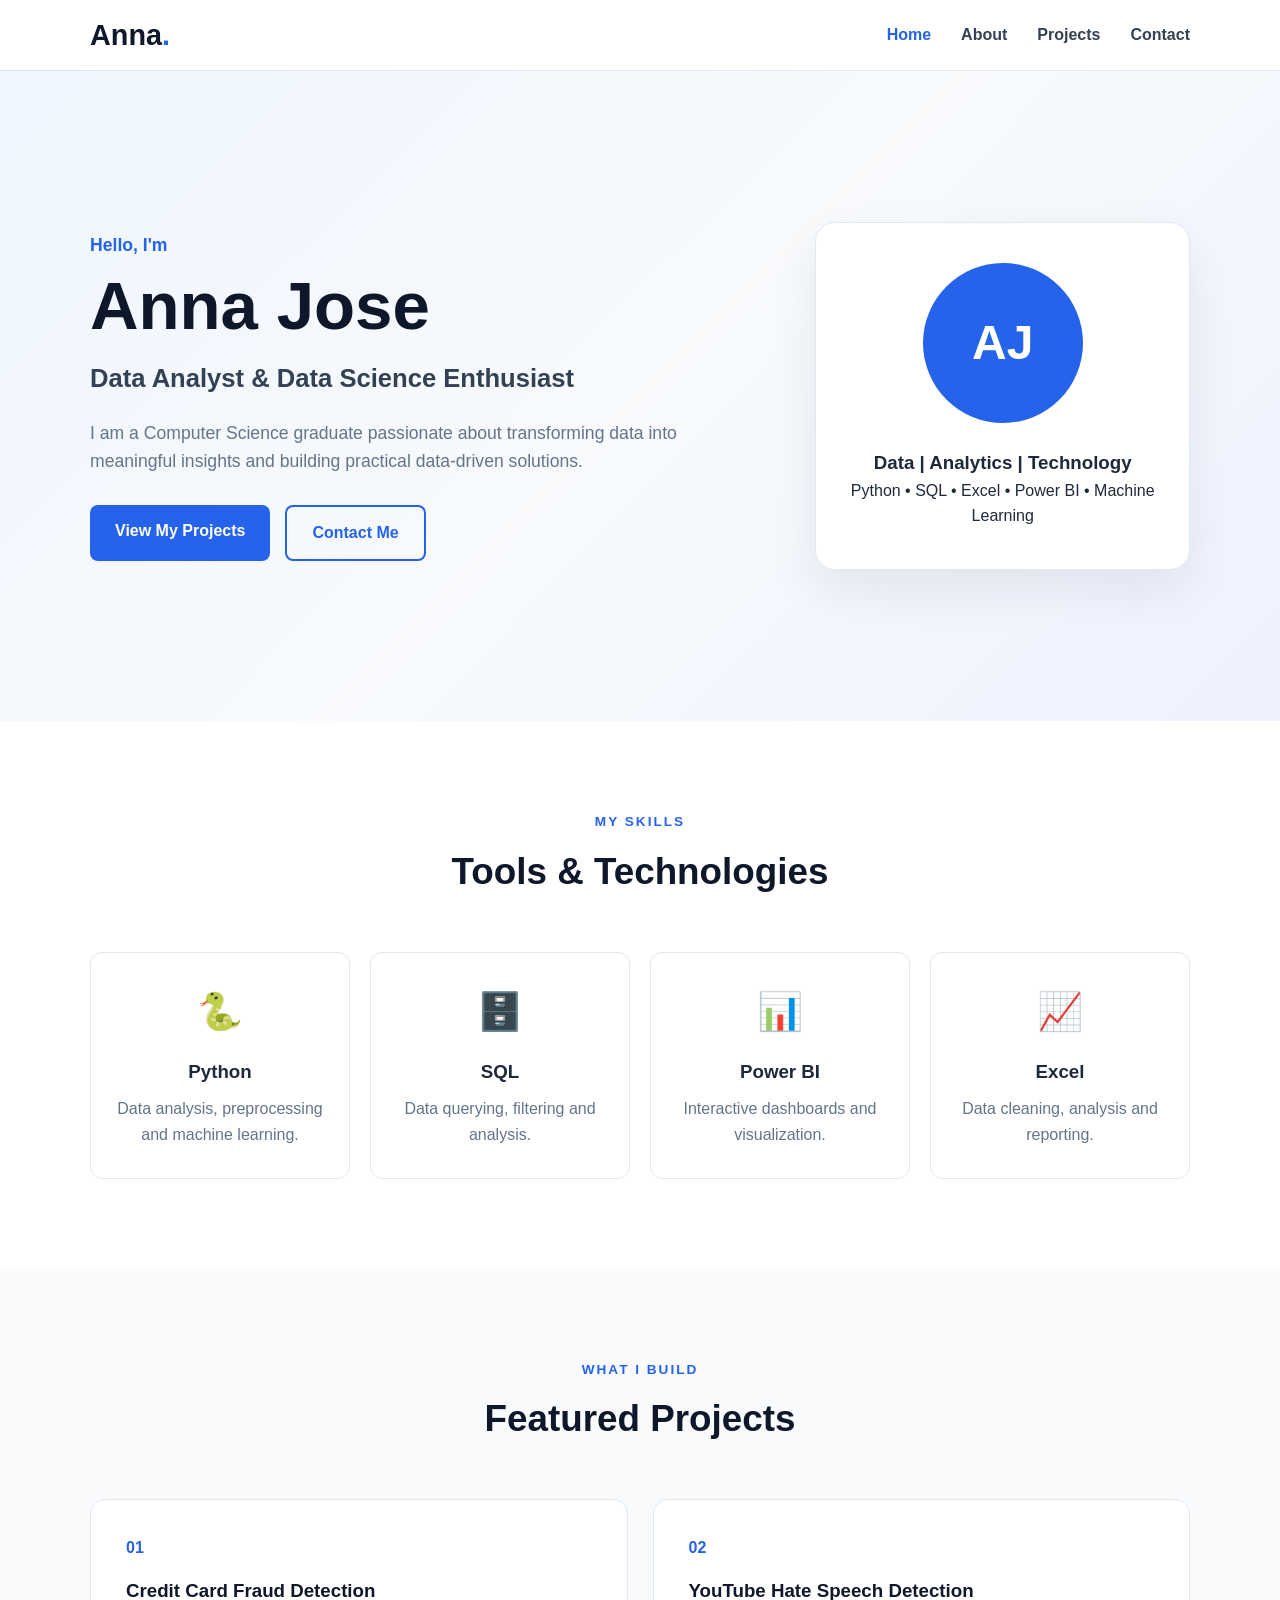
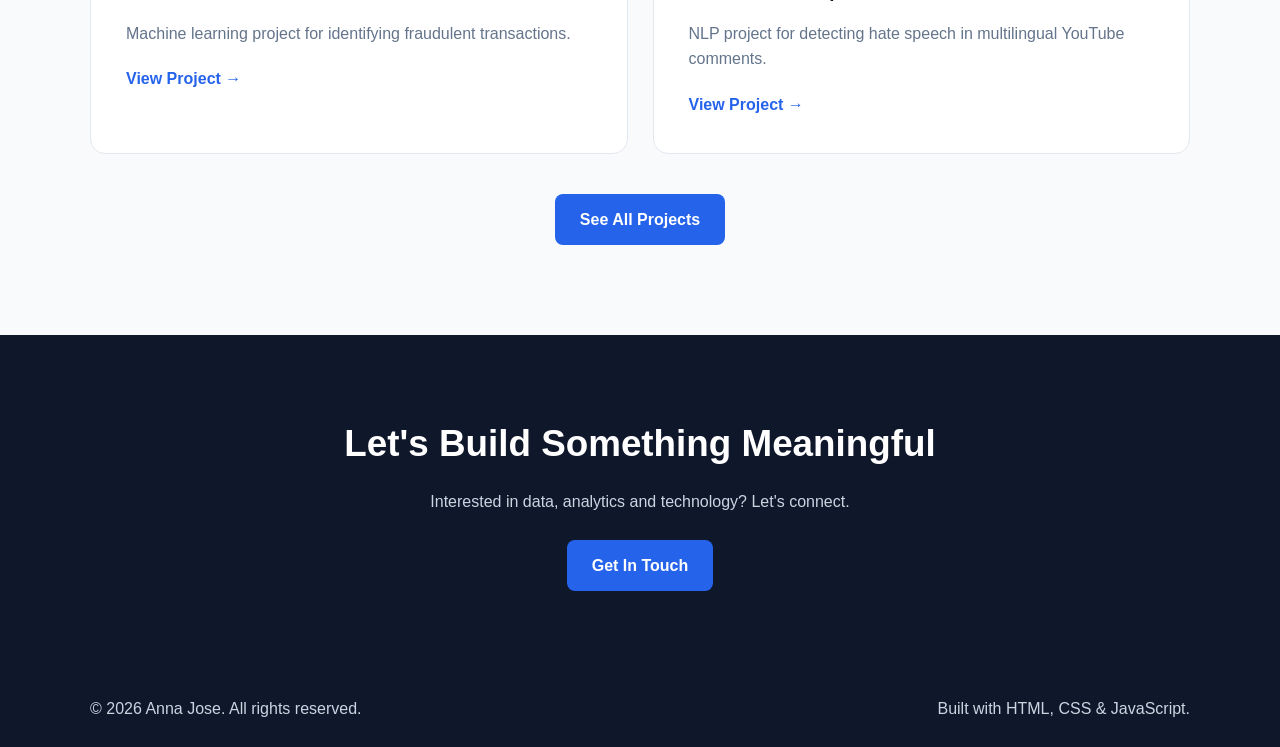
<file: index.html>
<!DOCTYPE html>
<html lang="en">

<head>
    <meta charset="UTF-8">
    <meta name="viewport" content="width=device-width, initial-scale=1.0">

    <title>Anna Jose | Data Analyst</title>

    <link rel="stylesheet" href="css/style.css">
</head>

<body>

    <header class="header">

        <nav class="navbar container">

            <a href="index.html" class="logo">
                Anna<span>.</span>
            </a>

            <button class="menu-toggle" id="menuToggle">
                ☰
            </button>

            <ul class="nav-links" id="navLinks">

                <li>
                    <a href="index.html" class="active">Home</a>
                </li>

                <li>
                    <a href="about.html">About</a>
                </li>

                <li>
                    <a href="projects.html">Projects</a>
                </li>

                <li>
                    <a href="contact.html">Contact</a>
                </li>

            </ul>

        </nav>

    </header>


    <main>

        <section class="hero">

            <div class="hero-content container">

                <div class="hero-text">

                    <p class="intro">
                        Hello, I'm
                    </p>

                    <h1>
                        Anna Jose
                    </h1>

                    <h2>
                        Data Analyst & Data Science Enthusiast
                    </h2>

                    <p class="hero-description">
                        I am a Computer Science graduate passionate about
                        transforming data into meaningful insights and
                        building practical data-driven solutions.
                    </p>

                    <div class="hero-buttons">

                        <a href="projects.html" class="btn primary-btn">
                            View My Projects
                        </a>

                        <a href="contact.html" class="btn secondary-btn">
                            Contact Me
                        </a>

                    </div>

                </div>


                <div class="hero-card">

                    <div class="profile-circle">
                        AJ
                    </div>

                    <h3>
                        Data | Analytics | Technology
                    </h3>

                    <p>
                        Python • SQL • Excel • Power BI • Machine Learning
                    </p>

                </div>

            </div>

        </section>


        <section class="skills-section">

            <div class="container">

                <div class="section-heading">

                    <p class="section-label">
                        MY SKILLS
                    </p>

                    <h2>
                        Tools & Technologies
                    </h2>

                </div>


                <div class="skills-grid">

                    <div class="skill-card">

                        <div class="skill-icon">
                            🐍
                        </div>

                        <h3>Python</h3>

                        <p>
                            Data analysis, preprocessing and machine learning.
                        </p>

                    </div>


                    <div class="skill-card">

                        <div class="skill-icon">
                            🗄️
                        </div>

                        <h3>SQL</h3>

                        <p>
                            Data querying, filtering and analysis.
                        </p>

                    </div>


                    <div class="skill-card">

                        <div class="skill-icon">
                            📊
                        </div>

                        <h3>Power BI</h3>

                        <p>
                            Interactive dashboards and visualization.
                        </p>

                    </div>


                    <div class="skill-card">

                        <div class="skill-icon">
                            📈
                        </div>

                        <h3>Excel</h3>

                        <p>
                            Data cleaning, analysis and reporting.
                        </p>

                    </div>

                </div>

            </div>

        </section>


        <section class="featured-section">

            <div class="container">

                <div class="section-heading">

                    <p class="section-label">
                        WHAT I BUILD
                    </p>

                    <h2>
                        Featured Projects
                    </h2>

                </div>


                <div class="project-preview-grid">

                    <article class="project-card">

                        <span class="project-number">
                            01
                        </span>

                        <h3>
                            Credit Card Fraud Detection
                        </h3>

                        <p>
                            Machine learning project for identifying
                            fraudulent transactions.
                        </p>

                        <a href="projects.html" class="project-link">
                            View Project →
                        </a>

                    </article>


                    <article class="project-card">

                        <span class="project-number">
                            02
                        </span>

                        <h3>
                            YouTube Hate Speech Detection
                        </h3>

                        <p>
                            NLP project for detecting hate speech
                            in multilingual YouTube comments.
                        </p>

                        <a href="projects.html" class="project-link">
                            View Project →
                        </a>

                    </article>

                </div>


                <div class="center-button">

                    <a href="projects.html" class="btn primary-btn">
                        See All Projects
                    </a>

                </div>

            </div>

        </section>


        <section class="cta-section">

            <div class="container cta-content">

                <h2>
                    Let's Build Something Meaningful
                </h2>

                <p>
                    Interested in data, analytics and technology?
                    Let's connect.
                </p>

                <a href="contact.html" class="btn primary-btn">
                    Get In Touch
                </a>

            </div>

        </section>

    </main>


    <footer class="footer">

        <div class="container footer-content">

            <p>
                © 2026 Anna Jose. All rights reserved.
            </p>

            <p>
                Built with HTML, CSS & JavaScript.
            </p>

        </div>

    </footer>


    <script src="js/script.js"></script>

</body>

</html>
</file>
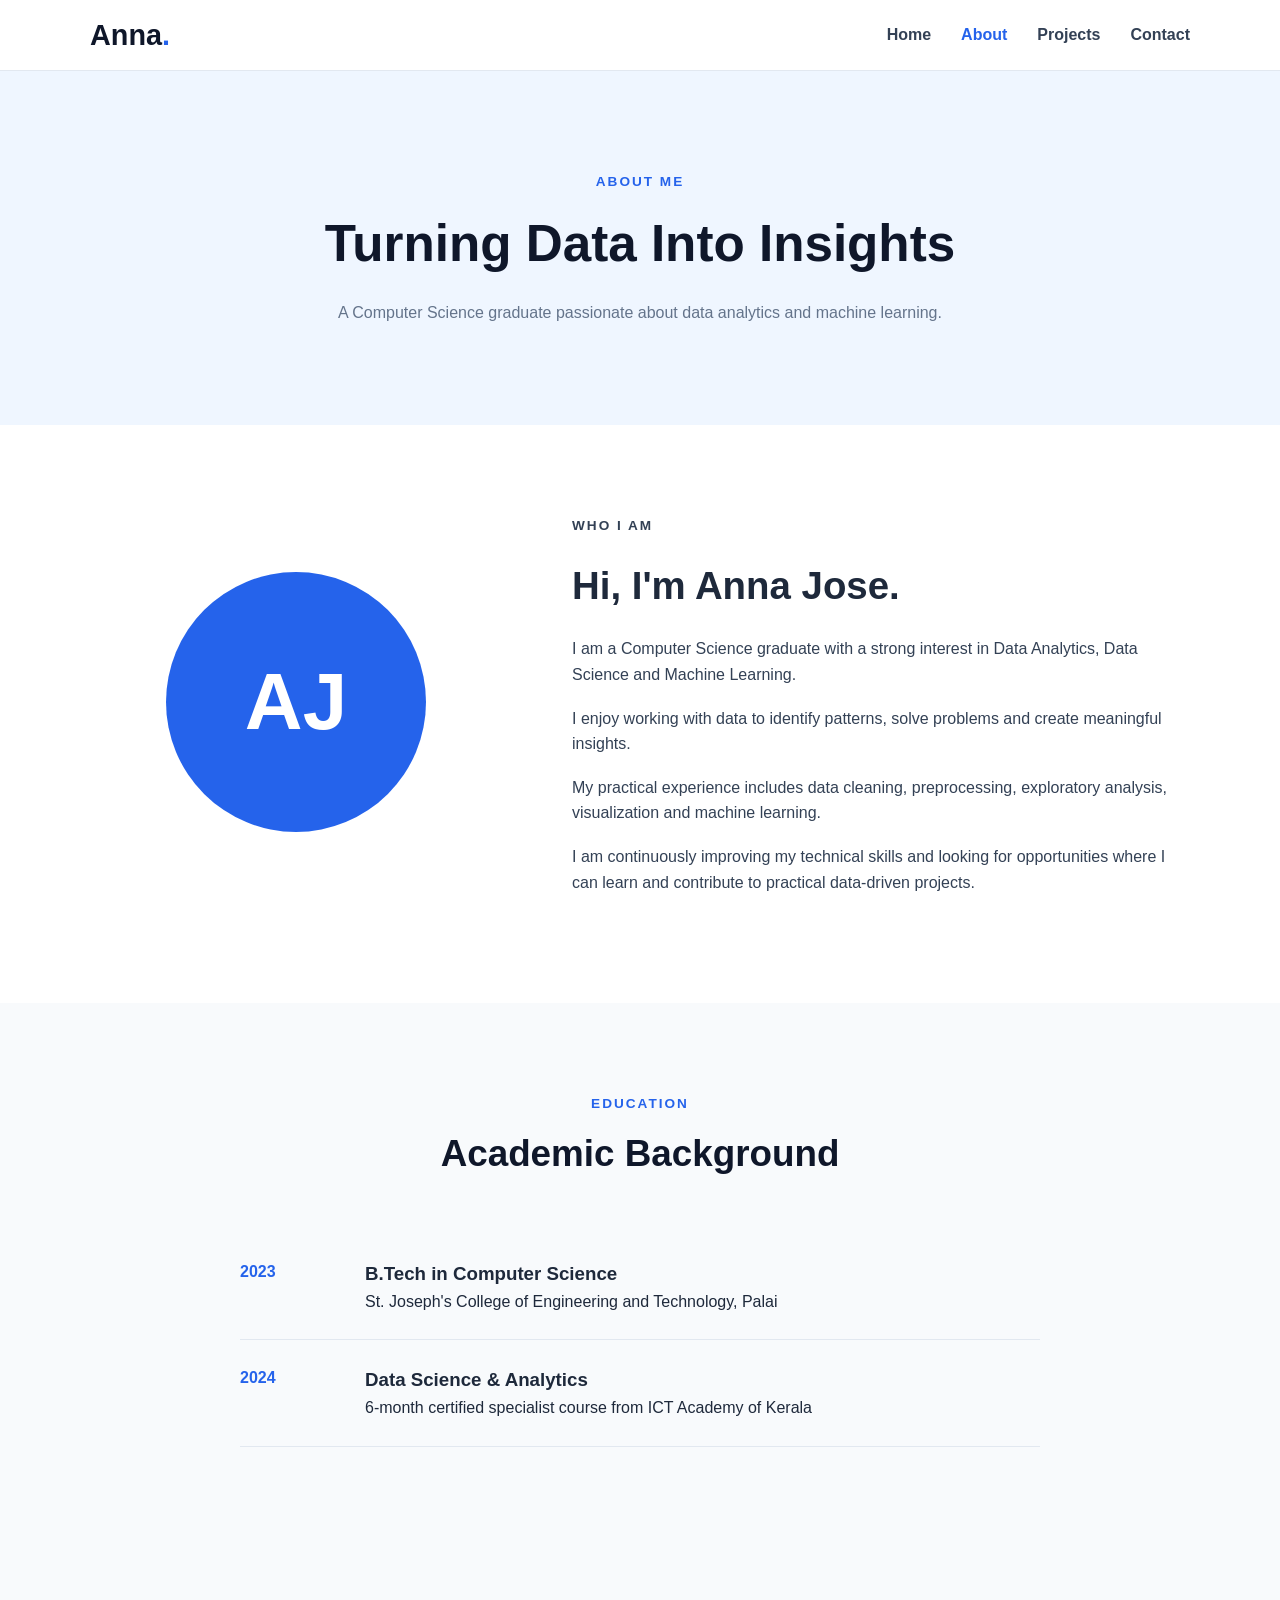
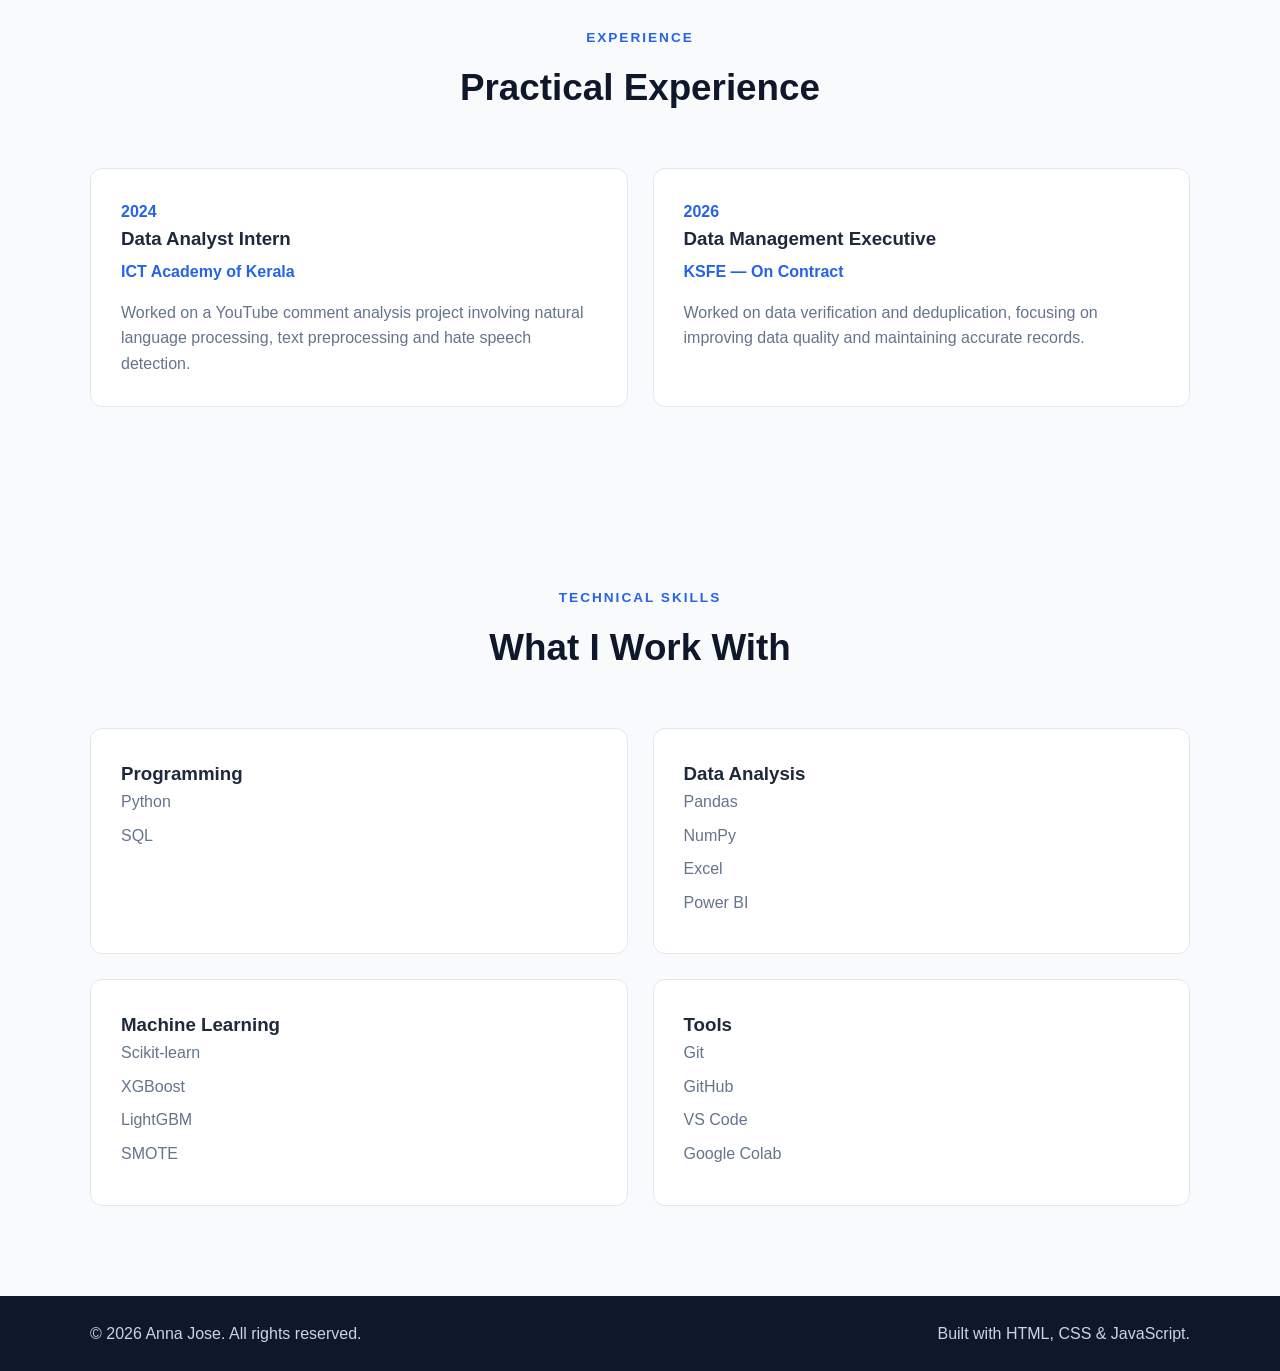
<file: about.html>
<!DOCTYPE html>
<html lang="en">

<head>

    <meta charset="UTF-8">
    <meta name="viewport" content="width=device-width, initial-scale=1.0">

    <title>About | Anna Jose</title>

    <link rel="stylesheet" href="css/style.css">

</head>

<body>

    <header class="header">

        <nav class="navbar container">

            <a href="index.html" class="logo">
                Anna<span>.</span>
            </a>

            <button class="menu-toggle" id="menuToggle">
                ☰
            </button>

            <ul class="nav-links" id="navLinks">

                <li>
                    <a href="index.html">Home</a>
                </li>

                <li>
                    <a href="about.html" class="active">About</a>
                </li>

                <li>
                    <a href="projects.html">Projects</a>
                </li>

                <li>
                    <a href="contact.html">Contact</a>
                </li>

            </ul>

        </nav>

    </header>


    <main>

        <section class="page-header">

            <div class="container">

                <p class="section-label">
                    ABOUT ME
                </p>

                <h1>
                    Turning Data Into Insights
                </h1>

                <p>
                    A Computer Science graduate passionate about
                    data analytics and machine learning.
                </p>

            </div>

        </section>


        <section class="about-section">

            <div class="container about-grid">

                <div class="about-image">

                    <div class="profile-large">
                        AJ
                    </div>

                </div>


                <div class="about-content">

                    <p class="section-label">
                        WHO I AM
                    </p>

                    <h2>
                        Hi, I'm Anna Jose.
                    </h2>

                    <p>
                        I am a Computer Science graduate with a strong
                        interest in Data Analytics, Data Science and
                        Machine Learning.
                    </p>

                    <p>
                        I enjoy working with data to identify patterns,
                        solve problems and create meaningful insights.
                    </p>

                    <p>
                        My practical experience includes data cleaning,
                        preprocessing, exploratory analysis, visualization
                        and machine learning.
                    </p>

                    <p>
                        I am continuously improving my technical skills
                        and looking for opportunities where I can learn
                        and contribute to practical data-driven projects.
                    </p>

                </div>

            </div>

        </section>


        <section class="info-section">

            <div class="container">

                <div class="section-heading">

                    <p class="section-label">
                        EDUCATION
                    </p>

                    <h2>
                        Academic Background
                    </h2>

                </div>


                <div class="timeline">

                    <div class="timeline-item">

                        <span class="timeline-year">
                            2023
                        </span>

                        <div>

                            <h3>
                                B.Tech in Computer Science
                            </h3>

                            <p>
                                St. Joseph's College of Engineering
                                and Technology, Palai
                            </p>

                        </div>

                    </div>


                    <div class="timeline-item">

                        <span class="timeline-year">
                            2024
                        </span>

                        <div>

                            <h3>
                                Data Science & Analytics
                            </h3>

                            <p>
                                6-month certified specialist course
                                from ICT Academy of Kerala
                            </p>

                        </div>

                    </div>

                </div>

            </div>

        </section>


        <section class="experience-section">

            <div class="container">

                <div class="section-heading">

                    <p class="section-label">
                        EXPERIENCE
                    </p>

                    <h2>
                        Practical Experience
                    </h2>

                </div>


                <div class="experience-grid">

                    <article class="experience-card">

                        <span class="experience-date">
                            2024
                        </span>

                        <h3>
                            Data Analyst Intern
                        </h3>

                        <h4>
                            ICT Academy of Kerala
                        </h4>

                        <p>
                            Worked on a YouTube comment analysis project
                            involving natural language processing,
                            text preprocessing and hate speech detection.
                        </p>

                    </article>


                    <article class="experience-card">

                        <span class="experience-date">
                            2026
                        </span>

                        <h3>
                            Data Management Executive
                        </h3>

                        <h4>
                            KSFE — On Contract
                        </h4>

                        <p>
                            Worked on data verification and deduplication,
                            focusing on improving data quality and
                            maintaining accurate records.
                        </p>

                    </article>

                </div>

            </div>

        </section>
        <section class="technical-section">

            <div class="container">

                <div class="section-heading">

                    <p class="section-label">
                        TECHNICAL SKILLS
                    </p>

                    <h2>
                        What I Work With
                    </h2>

                </div>


                <div class="tech-grid">

                    <div class="tech-category">

                        <h3>
                            Programming
                        </h3>

                        <ul>
                            <li>Python</li>
                            <li>SQL</li>
                        </ul>

                    </div>


                    <div class="tech-category">

                        <h3>
                            Data Analysis
                        </h3>

                        <ul>
                            <li>Pandas</li>
                            <li>NumPy</li>
                            <li>Excel</li>
                            <li>Power BI</li>
                        </ul>

                    </div>


                    <div class="tech-category">

                        <h3>
                            Machine Learning
                        </h3>

                        <ul>
                            <li>Scikit-learn</li>
                            <li>XGBoost</li>
                            <li>LightGBM</li>
                            <li>SMOTE</li>
                        </ul>

                    </div>


                    <div class="tech-category">

                        <h3>
                            Tools
                        </h3>

                        <ul>
                            <li>Git</li>
                            <li>GitHub</li>
                            <li>VS Code</li>
                            <li>Google Colab</li>
                        </ul>

                    </div>

                </div>

            </div>

        </section>

    </main>


    <footer class="footer">

        <div class="container footer-content">

            <p>
                © 2026 Anna Jose. All rights reserved.
            </p>

            <p>
                Built with HTML, CSS & JavaScript.
            </p>

        </div>

    </footer>


    <script src="js/script.js"></script>

</body>

</html>
</file>
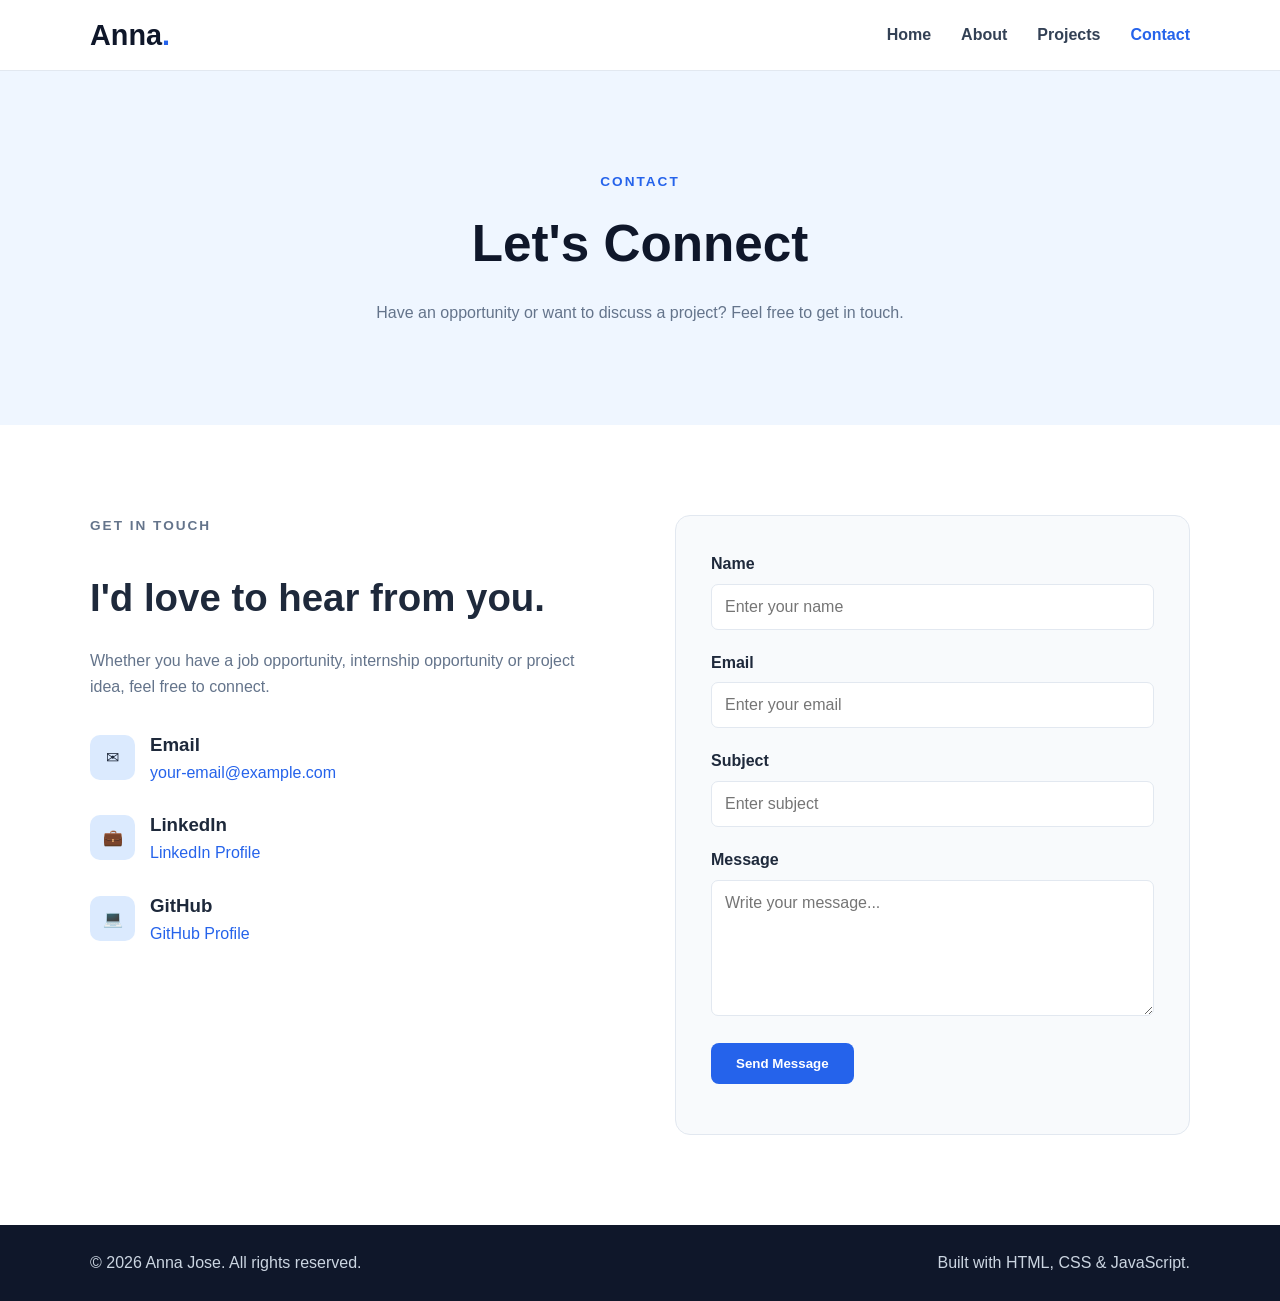
<file: contact.html>
<!DOCTYPE html>
<html lang="en">

<head>

    <meta charset="UTF-8">
    <meta name="viewport" content="width=device-width, initial-scale=1.0">

    <title>Contact | Anna Jose</title>

    <link rel="stylesheet" href="css/style.css">

</head>

<body>

    <header class="header">

        <nav class="navbar container">

            <a href="index.html" class="logo">
                Anna<span>.</span>
            </a>

            <button class="menu-toggle" id="menuToggle">
                ☰
            </button>

            <ul class="nav-links" id="navLinks">

                <li><a href="index.html">Home</a></li>
                <li><a href="about.html">About</a></li>
                <li><a href="projects.html">Projects</a></li>
                <li><a href="contact.html" class="active">Contact</a></li>

            </ul>

        </nav>

    </header>


    <main>

        <section class="page-header">

            <div class="container">

                <p class="section-label">
                    CONTACT
                </p>

                <h1>
                    Let's Connect
                </h1>

                <p>
                    Have an opportunity or want to discuss a project?
                    Feel free to get in touch.
                </p>

            </div>

        </section>


        <section class="contact-section">

            <div class="container contact-grid">


                <div class="contact-info">

                    <p class="section-label">
                        GET IN TOUCH
                    </p>

                    <h2>
                        I'd love to hear from you.
                    </h2>

                    <p>
                        Whether you have a job opportunity, internship
                        opportunity or project idea, feel free to connect.
                    </p>


                    <div class="contact-item">

                        <div class="contact-icon">
                            ✉
                        </div>

                        <div>

                            <h3>Email</h3>

                            <a href="mailto:your-email@example.com">
                                your-email@example.com
                            </a>

                        </div>

                    </div>


                    <div class="contact-item">

                        <div class="contact-icon">
                            💼
                        </div>

                        <div>

                            <h3>LinkedIn</h3>

                            <a href="https://www.linkedin.com/"
                               target="_blank"
                               rel="noopener noreferrer">
                                LinkedIn Profile
                            </a>

                        </div>

                    </div>


                    <div class="contact-item">

                        <div class="contact-icon">
                            💻
                        </div>

                        <div>

                            <h3>GitHub</h3>

                            <a href="https://github.com/"
                               target="_blank"
                               rel="noopener noreferrer">
                                GitHub Profile
                            </a>

                        </div>

                    </div>

                </div>


                <div class="contact-form-container">

                    <form id="contactForm" class="contact-form" novalidate>

                        <div class="form-group">

                            <label for="name">
                                Name
                            </label>

                            <input
                                type="text"
                                id="name"
                                name="name"
                                placeholder="Enter your name"
                            >

                            <small class="error-message"
                                   id="nameError"></small>

                        </div>


                        <div class="form-group">

                            <label for="email">
                                Email
                            </label>

                            <input
                                type="email"
                                id="email"
                                name="email"
                                placeholder="Enter your email"
                            >

                            <small class="error-message"
                                   id="emailError"></small>

                        </div>


                        <div class="form-group">

                            <label for="subject">
                                Subject
                            </label>

                            <input
                                type="text"
                                id="subject"
                                name="subject"
                                placeholder="Enter subject"
                            >

                            <small class="error-message"
                                   id="subjectError"></small>

                        </div>


                        <div class="form-group">

                            <label for="message">
                                Message
                            </label>

                            <textarea
                                id="message"
                                name="message"
                                rows="6"
                                placeholder="Write your message..."
                            ></textarea>

                            <small class="error-message"
                                   id="messageError"></small>

                        </div>


                        <button
                            type="submit"
                            class="btn primary-btn form-button"
                        >
                            Send Message
                        </button>

                        <p id="formSuccess"
                           class="success-message"></p>

                    </form>

                </div>

            </div>

        </section>

    </main>


    <footer class="footer">

        <div class="container footer-content">

            <p>
                © 2026 Anna Jose. All rights reserved.
            </p>

            <p>
                Built with HTML, CSS & JavaScript.
            </p>

        </div>

    </footer>


    <script src="js/script.js"></script>

</body>

</html>
</file>
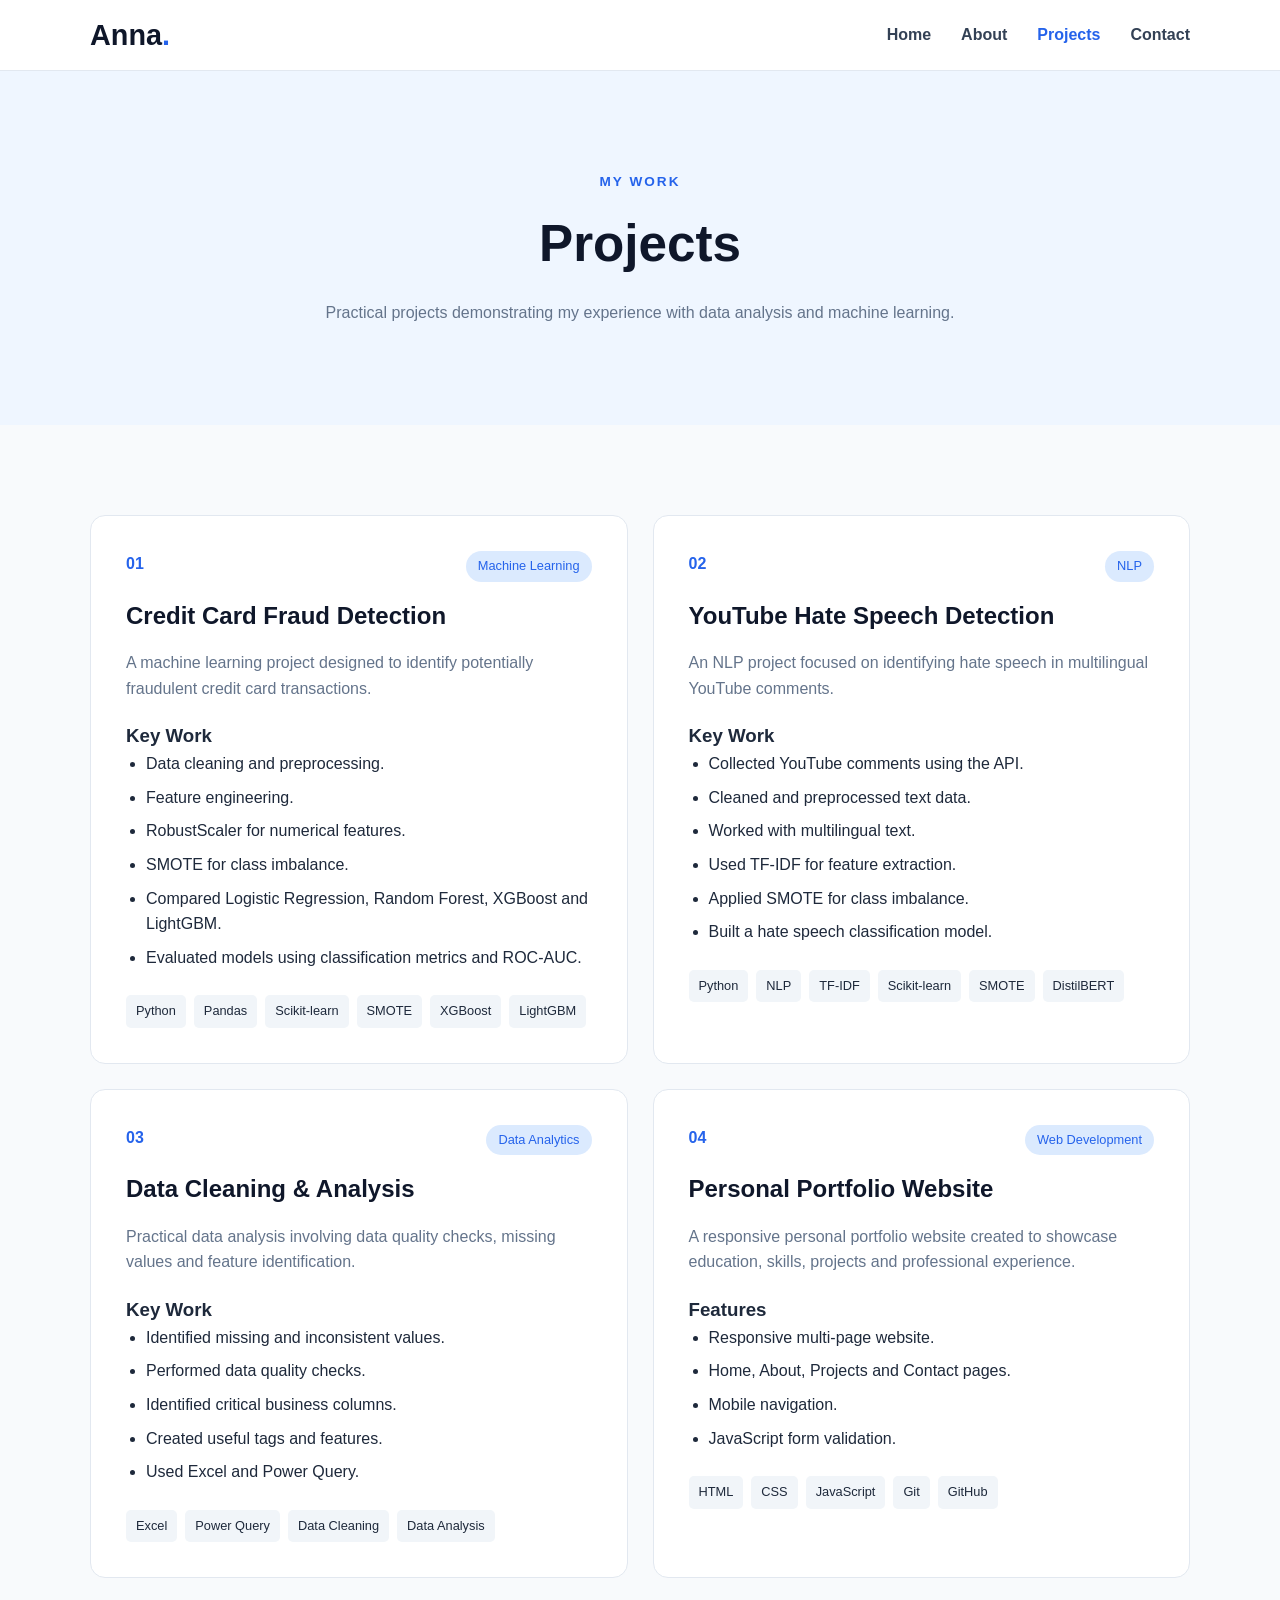
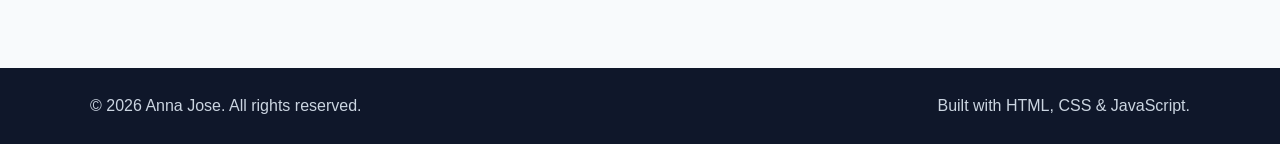
<file: projects.html>
<!DOCTYPE html>
<html lang="en">

<head>

    <meta charset="UTF-8">
    <meta name="viewport" content="width=device-width, initial-scale=1.0">

    <title>Projects | Anna Jose</title>

    <link rel="stylesheet" href="css/style.css">

</head>

<body>

    <header class="header">

        <nav class="navbar container">

            <a href="index.html" class="logo">
                Anna<span>.</span>
            </a>

            <button class="menu-toggle" id="menuToggle">
                ☰
            </button>

            <ul class="nav-links" id="navLinks">

                <li>
                    <a href="index.html">Home</a>
                </li>

                <li>
                    <a href="about.html">About</a>
                </li>

                <li>
                    <a href="projects.html" class="active">Projects</a>
                </li>

                <li>
                    <a href="contact.html">Contact</a>
                </li>

            </ul>

        </nav>

    </header>


    <main>

        <section class="page-header">

            <div class="container">

                <p class="section-label">
                    MY WORK
                </p>

                <h1>
                    Projects
                </h1>

                <p>
                    Practical projects demonstrating my experience
                    with data analysis and machine learning.
                </p>

            </div>

        </section>


        <section class="projects-section">

            <div class="container projects-grid">


                <article class="project-full-card">

                    <div class="project-top">

                        <span class="project-number">
                            01
                        </span>

                        <span class="project-category">
                            Machine Learning
                        </span>

                    </div>

                    <h2>
                        Credit Card Fraud Detection
                    </h2>

                    <p>
                        A machine learning project designed to identify
                        potentially fraudulent credit card transactions.
                    </p>

                    <h3>
                        Key Work
                    </h3>

                    <ul class="project-list">

                        <li>
                            Data cleaning and preprocessing.
                        </li>

                        <li>
                            Feature engineering.
                        </li>

                        <li>
                            RobustScaler for numerical features.
                        </li>

                        <li>
                            SMOTE for class imbalance.
                        </li>

                        <li>
                            Compared Logistic Regression,
                            Random Forest, XGBoost and LightGBM.
                        </li>

                        <li>
                            Evaluated models using classification
                            metrics and ROC-AUC.
                        </li>

                    </ul>

                    <div class="tech-tags">

                        <span>Python</span>
                        <span>Pandas</span>
                        <span>Scikit-learn</span>
                        <span>SMOTE</span>
                        <span>XGBoost</span>
                        <span>LightGBM</span>

                    </div>

                </article>


                <article class="project-full-card">

                    <div class="project-top">

                        <span class="project-number">
                            02
                        </span>

                        <span class="project-category">
                            NLP
                        </span>

                    </div>

                    <h2>
                        YouTube Hate Speech Detection
                    </h2>

                    <p>
                        An NLP project focused on identifying hate speech
                        in multilingual YouTube comments.
                    </p>

                    <h3>
                        Key Work
                    </h3>

                    <ul class="project-list">

                        <li>
                            Collected YouTube comments using the API.
                        </li>

                        <li>
                            Cleaned and preprocessed text data.
                        </li>

                        <li>
                            Worked with multilingual text.
                        </li>

                        <li>
                            Used TF-IDF for feature extraction.
                        </li>

                        <li>
                            Applied SMOTE for class imbalance.
                        </li>

                        <li>
                            Built a hate speech classification model.
                        </li>

                    </ul>

                    <div class="tech-tags">

                        <span>Python</span>
                        <span>NLP</span>
                        <span>TF-IDF</span>
                        <span>Scikit-learn</span>
                        <span>SMOTE</span>
                        <span>DistilBERT</span>

                    </div>

                </article>


                <article class="project-full-card">

                    <div class="project-top">

                        <span class="project-number">
                            03
                        </span>

                        <span class="project-category">
                            Data Analytics
                        </span>

                    </div>

                    <h2>
                        Data Cleaning & Analysis
                    </h2>

                    <p>
                        Practical data analysis involving data quality
                        checks, missing values and feature identification.
                    </p>

                    <h3>
                        Key Work
                    </h3>

                    <ul class="project-list">

                        <li>
                            Identified missing and inconsistent values.
                        </li>

                        <li>
                            Performed data quality checks.
                        </li>

                        <li>
                            Identified critical business columns.
                        </li>

                        <li>
                            Created useful tags and features.
                        </li>

                        <li>
                            Used Excel and Power Query.
                        </li>

                    </ul>

                    <div class="tech-tags">

                        <span>Excel</span>
                        <span>Power Query</span>
                        <span>Data Cleaning</span>
                        <span>Data Analysis</span>

                    </div>

                </article>


                <article class="project-full-card">

                    <div class="project-top">

                        <span class="project-number">
                            04
                        </span>

                        <span class="project-category">
                            Web Development
                        </span>

                    </div>

                    <h2>
                        Personal Portfolio Website
                    </h2>

                    <p>
                        A responsive personal portfolio website created
                        to showcase education, skills, projects and
                        professional experience.
                    </p>

                    <h3>
                        Features
                    </h3>

                    <ul class="project-list">

                        <li>
                            Responsive multi-page website.
                        </li>

                        <li>
                            Home, About, Projects and Contact pages.
                        </li>

                        <li>
                            Mobile navigation.
                        </li>

                        <li>
                            JavaScript form validation.
                        </li>

                    </ul>

                    <div class="tech-tags">

                        <span>HTML</span>
                        <span>CSS</span>
                        <span>JavaScript</span>
                        <span>Git</span>
                        <span>GitHub</span>

                    </div>

                </article>

            </div>

        </section>

    </main>


    <footer class="footer">

        <div class="container footer-content">

            <p>
                © 2026 Anna Jose. All rights reserved.
            </p>

            <p>
                Built with HTML, CSS & JavaScript.
            </p>

        </div>

    </footer>


    <script src="js/script.js"></script>

</body>

</html>
</file>
<file: css/style.css>
* {
    margin: 0;
    padding: 0;
    box-sizing: border-box;
}

html {
    scroll-behavior: smooth;
}

body {
    font-family: Arial, Helvetica, sans-serif;
    line-height: 1.6;
    background: #f8fafc;
    color: #1e293b;
}

a {
    text-decoration: none;
    color: inherit;
}

ul {
    list-style: none;
}

:root {
    --primary: #2563eb;
    --primary-dark: #1d4ed8;
    --dark: #0f172a;
    --text: #334155;
    --muted: #64748b;
    --light: #f8fafc;
    --white: #ffffff;
    --border: #e2e8f0;
    --success: #15803d;
    --danger: #dc2626;
}

.container {
    width: min(1100px, 92%);
    margin: 0 auto;
}

.section-heading {
    text-align: center;
    margin-bottom: 50px;
}

.section-heading h2 {
    font-size: 2.3rem;
    color: var(--dark);
}

.section-label {
    color: var(--primary);
    font-size: 0.85rem;
    font-weight: bold;
    letter-spacing: 2px;
    margin-bottom: 10px;
}


/* HEADER */

.header {
    background: var(--white);
    border-bottom: 1px solid var(--border);
    position: sticky;
    top: 0;
    z-index: 1000;
}

.navbar {
    min-height: 70px;
    display: flex;
    justify-content: space-between;
    align-items: center;
}

.logo {
    font-size: 1.8rem;
    font-weight: bold;
    color: var(--dark);
}

.logo span {
    color: var(--primary);
}

.nav-links {
    display: flex;
    gap: 30px;
    align-items: center;
}

.nav-links a {
    color: var(--text);
    font-weight: 600;
    transition: 0.3s;
}

.nav-links a:hover,
.nav-links a.active {
    color: var(--primary);
}

.menu-toggle {
    display: none;
    border: none;
    background: none;
    font-size: 1.8rem;
    cursor: pointer;
}


/* BUTTONS */

.btn {
    display: inline-block;
    padding: 13px 25px;
    border-radius: 8px;
    font-weight: bold;
    transition: 0.3s;
    cursor: pointer;
}

.primary-btn {
    background: var(--primary);
    color: var(--white);
}

.primary-btn:hover {
    background: var(--primary-dark);
    transform: translateY(-2px);
}

.secondary-btn {
    border: 2px solid var(--primary);
    color: var(--primary);
}

.secondary-btn:hover {
    background: var(--primary);
    color: var(--white);
}


/* HERO */

.hero {
    min-height: 650px;
    display: flex;
    align-items: center;
    background: linear-gradient(
        135deg,
        #eff6ff,
        #f8fafc,
        #eef2ff
    );
}

.hero-content {
    display: grid;
    grid-template-columns: 1.4fr 0.8fr;
    gap: 70px;
    align-items: center;
}

.intro {
    color: var(--primary);
    font-weight: bold;
    font-size: 1.1rem;
    margin-bottom: 10px;
}

.hero-text h1 {
    font-size: 4.2rem;
    color: var(--dark);
    line-height: 1.1;
    margin-bottom: 15px;
}

.hero-text h2 {
    font-size: 1.6rem;
    color: var(--text);
    margin-bottom: 20px;
}

.hero-description {
    max-width: 650px;
    color: var(--muted);
    font-size: 1.1rem;
    margin-bottom: 30px;
}

.hero-buttons {
    display: flex;
    gap: 15px;
    flex-wrap: wrap;
}

.hero-card {
    background: var(--white);
    padding: 40px 25px;
    border: 1px solid var(--border);
    border-radius: 20px;
    text-align: center;
    box-shadow: 0 20px 50px rgba(15, 23, 42, 0.08);
}

.profile-circle,
.profile-large {
    display: flex;
    justify-content: center;
    align-items: center;
    margin: 0 auto 25px;
    border-radius: 50%;
    background: var(--primary);
    color: var(--white);
    font-weight: bold;
}

.profile-circle {
    width: 160px;
    height: 160px;
    font-size: 3rem;
}

.profile-large {
    width: 260px;
    height: 260px;
    font-size: 5rem;
}


/* SKILLS */

.skills-section {
    padding: 90px 0;
    background: var(--white);
}

.skills-grid {
    display: grid;
    grid-template-columns: repeat(4, 1fr);
    gap: 20px;
}

.skill-card {
    padding: 30px 20px;
    border: 1px solid var(--border);
    border-radius: 12px;
    text-align: center;
    transition: 0.3s;
}

.skill-card:hover {
    transform: translateY(-5px);
}

.skill-icon {
    font-size: 2.3rem;
    margin-bottom: 15px;
}

.skill-card h3 {
    margin-bottom: 10px;
}

.skill-card p {
    color: var(--muted);
}


/* PROJECTS */

.featured-section,
.projects-section {
    padding: 90px 0;
}

.project-preview-grid,
.projects-grid {
    display: grid;
    grid-template-columns: repeat(2, 1fr);
    gap: 25px;
}

.project-card,
.project-full-card {
    background: var(--white);
    padding: 35px;
    border: 1px solid var(--border);
    border-radius: 15px;
    transition: 0.3s;
}

.project-card:hover,
.project-full-card:hover {
    transform: translateY(-5px);
}

.project-number {
    color: var(--primary);
    font-weight: bold;
}

.project-card h3,
.project-full-card h2 {
    color: var(--dark);
    margin: 15px 0;
}

.project-card p,
.project-full-card > p {
    color: var(--muted);
    margin-bottom: 20px;
}

.project-link {
    color: var(--primary);
    font-weight: bold;
}

.project-top {
    display: flex;
    justify-content: space-between;
}

.project-category {
    background: #dbeafe;
    color: var(--primary);
    padding: 5px 12px;
    border-radius: 20px;
    font-size: 0.8rem;
}

.project-list {
    list-style: disc;
    padding-left: 20px;
    margin-bottom: 25px;
}

.project-list li {
    margin-bottom: 8px;
}

.tech-tags {
    display: flex;
    flex-wrap: wrap;
    gap: 8px;
}

.tech-tags span {
    background: #f1f5f9;
    padding: 6px 10px;
    border-radius: 5px;
    font-size: 0.8rem;
}

.center-button {
    text-align: center;
    margin-top: 40px;
}


/* CTA */

.cta-section {
    padding: 80px 0;
    background: var(--dark);
    color: var(--white);
}

.cta-content {
    text-align: center;
}

.cta-content h2 {
    font-size: 2.3rem;
    margin-bottom: 15px;
}

.cta-content p {
    color: #cbd5e1;
    margin-bottom: 25px;
}


/* PAGE HEADER */

.page-header {
    padding: 100px 0;
    background: #eff6ff;
    text-align: center;
}

.page-header h1 {
    font-size: 3.2rem;
    color: var(--dark);
    margin-bottom: 15px;
}

.page-header p:last-child {
    color: var(--muted);
}


/* ABOUT */

.about-section {
    padding: 90px 0;
    background: var(--white);
}

.about-grid {
    display: grid;
    grid-template-columns: 0.8fr 1.2fr;
    gap: 70px;
    align-items: center;
}

.about-image {
    display: flex;
    justify-content: center;
}

.about-content h2 {
    font-size: 2.4rem;
    margin-bottom: 20px;
}

.about-content p {
    color: var(--text);
    margin-bottom: 18px;
}


/* INFO */

.info-section,
.experience-section,
.technical-section {
    padding: 90px 0;
}

.info-section,
.technical-section {
    background: #f8fafc;
}

.timeline {
    max-width: 800px;
    margin: auto;
}

.timeline-item {
    display: grid;
    grid-template-columns: 100px 1fr;
    gap: 25px;
    padding: 25px 0;
    border-bottom: 1px solid var(--border);
}

.timeline-year {
    color: var(--primary);
    font-weight: bold;
}


/* EXPERIENCE */

.experience-grid,
.tech-grid {
    display: grid;
    grid-template-columns: repeat(2, 1fr);
    gap: 25px;
}

.experience-card,
.tech-category {
    background: var(--white);
    padding: 30px;
    border: 1px solid var(--border);
    border-radius: 12px;
}

.experience-date {
    color: var(--primary);
    font-weight: bold;
}

.experience-card h4 {
    color: var(--primary);
    margin: 5px 0 15px;
}

.experience-card p {
    color: var(--muted);
}

.tech-category li {
    color: var(--muted);
    margin-bottom: 8px;
}


/* CONTACT */

.contact-section {
    padding: 90px 0;
    background: var(--white);
}

.contact-grid {
    display: grid;
    grid-template-columns: 1fr 1fr;
    gap: 70px;
}

.contact-info h2 {
    font-size: 2.4rem;
    margin-bottom: 20px;
}

.contact-info > p {
    color: var(--muted);
    margin-bottom: 30px;
}

.contact-item {
    display: flex;
    align-items: center;
    gap: 15px;
    margin-bottom: 25px;
}

.contact-icon {
    width: 45px;
    height: 45px;
    border-radius: 10px;
    background: #dbeafe;
    display: flex;
    align-items: center;
    justify-content: center;
}

.contact-item a {
    color: var(--primary);
}

.contact-form-container {
    background: #f8fafc;
    padding: 35px;
    border-radius: 15px;
    border: 1px solid var(--border);
}

.form-group {
    margin-bottom: 20px;
}

.form-group label {
    display: block;
    font-weight: bold;
    margin-bottom: 7px;
}

.form-group input,
.form-group textarea {
    width: 100%;
    padding: 13px;
    border: 1px solid var(--border);
    border-radius: 7px;
    font-family: inherit;
    font-size: 1rem;
}

.form-group textarea {
    resize: vertical;
}

.error-message {
    display: block;
    color: var(--danger);
    font-size: 0.8rem;
    margin-top: 5px;
}

.success-message {
    color: var(--success);
    font-weight: bold;
    margin-top: 15px;
}

.form-button {
    border: none;
}


/* FOOTER */

.footer {
    background: var(--dark);
    color: var(--white);
    padding: 25px 0;
}

.footer-content {
    display: flex;
    justify-content: space-between;
    gap: 20px;
}

.footer p {
    color: #cbd5e1;
}


/* RESPONSIVE */

@media (max-width: 900px) {

    .hero-content,
    .about-grid,
    .contact-grid {
        grid-template-columns: 1fr;
    }

    .hero {
        padding: 80px 0;
    }

    .hero-text {
        text-align: center;
    }

    .hero-description {
        margin: auto auto 30px;
    }

    .hero-buttons {
        justify-content: center;
    }

    .skills-grid {
        grid-template-columns: repeat(2, 1fr);
    }

    .about-image {
        order: -1;
    }

}


@media (max-width: 700px) {

    .menu-toggle {
        display: block;
    }

    .nav-links {
        display: none;
        position: absolute;
        top: 70px;
        left: 0;
        width: 100%;
        background: var(--white);
        flex-direction: column;
        padding: 20px;
        border-bottom: 1px solid var(--border);
    }

    .nav-links.show {
        display: flex;
    }

    .hero-text h1 {
        font-size: 3rem;
    }

    .skills-grid,
    .project-preview-grid,
    .projects-grid,
    .experience-grid,
    .tech-grid {
        grid-template-columns: 1fr;
    }

    .page-header h1 {
        font-size: 2.4rem;
    }

    .timeline-item {
        grid-template-columns: 1fr;
        gap: 5px;
    }

    .footer-content {
        flex-direction: column;
        text-align: center;
    }

}
</file>
